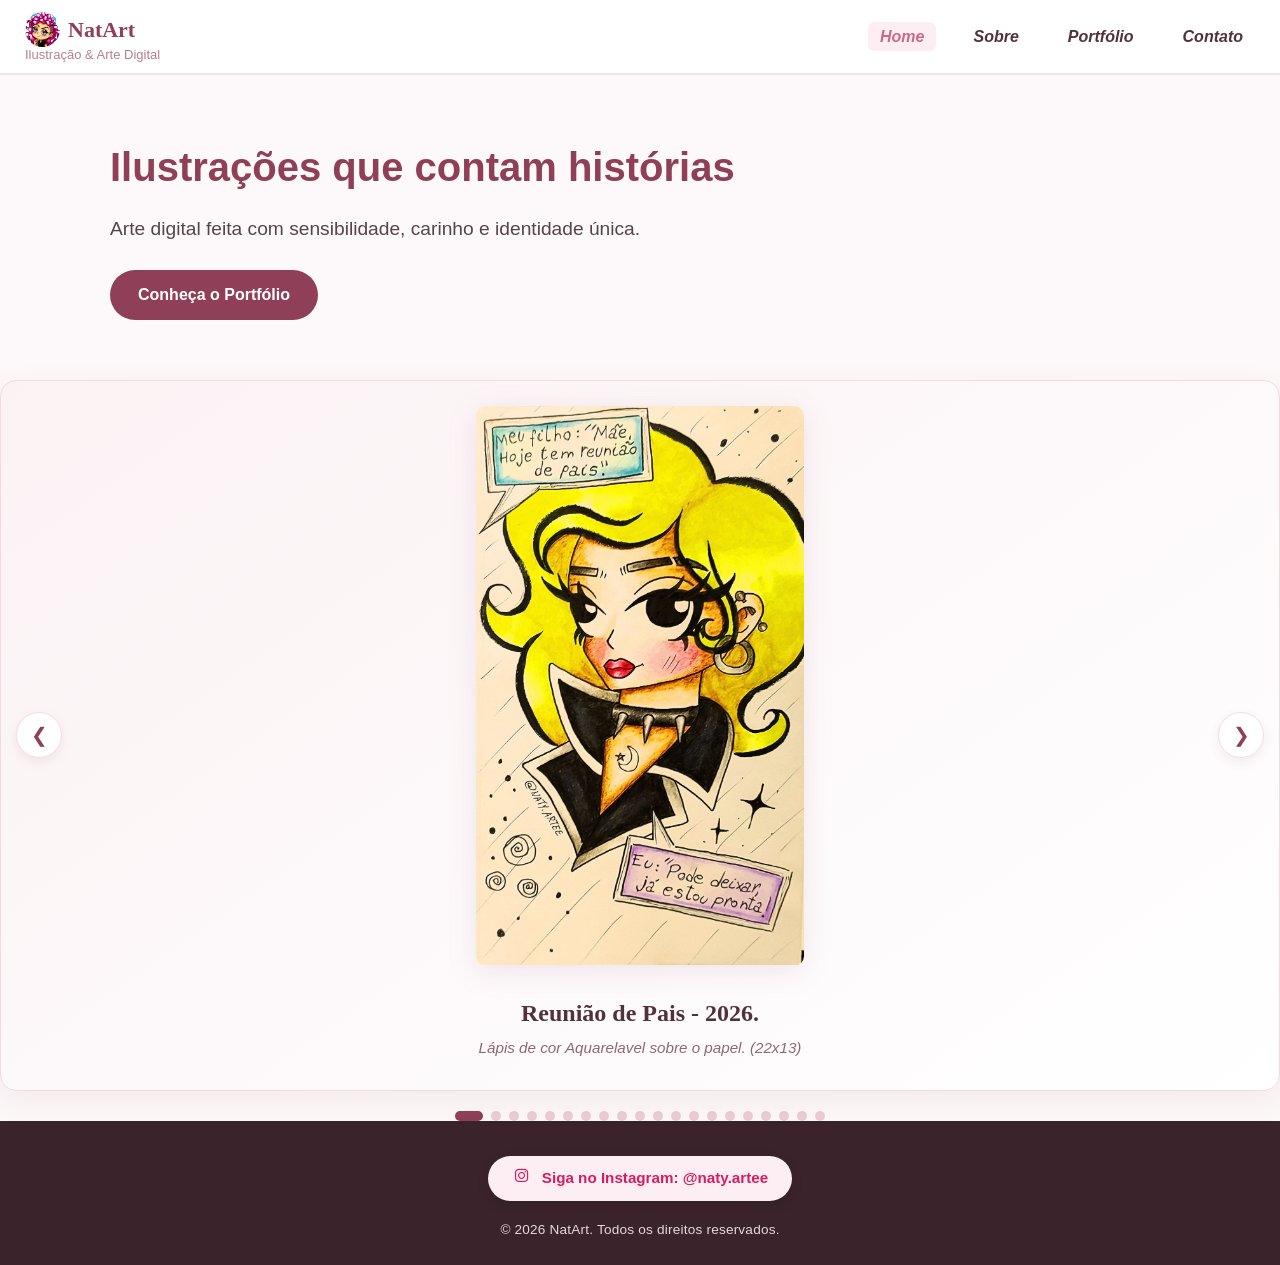
<file: index.html>
<!DOCTYPE html>
<html lang="pt-BR">
<head>
    <meta charset="UTF-8">
    <meta name="viewport" content="width=device-width, initial-scale=1.0">
    <title>NatArt | Ilustração & Arte Digital</title>

    <!-- Biblioteca de Ícones (Font Awesome CDN) -->
    <link rel="stylesheet" href="https://cdnjs.cloudflare.com/ajax/libs/font-awesome/6.5.1/css/all.min.css" integrity="sha512-DTOQO9RWCH3ppGqcWaEA1BIZOC6xxalwEsw9c2QQeAIftl+Vegovlnee1c9QX4TctnWMn13TZye+giMm8e2LwA==" crossorigin="anonymous" referrerpolicy="no-referrer" />

    <!-- Link para a folha de estilos na pasta css/ -->
    <link rel="stylesheet" href="css/style.css">
</head>
<body>

    <!-- CABEÇALHO & NAVEGAÇÃO -->
    <header class="header-principal">
        <div class="logo-container">
            <a href="index.html" class="logo">
                <img src="png/natart.ico" alt="Logo NatArt" class="logo-img">
                <span>NatArt</span>
            </a>
            <span class="logo-subtitle">Ilustração & Arte Digital</span>
        </div>

        <nav class="menu-navegacao">
            <ul>
                <li><a href="index.html" class="active">Home</a></li>
                <li><a href="sobre.html">Sobre</a></li>
                <li><a href="portifolio.html">Portfólio</a></li>
                <li><a href="contato.html">Contato</a></li>
            </ul>
        </nav>
    </header>

    <!-- CONTEÚDO PRINCIPAL (HERO) -->
    <main>
        <section class="hero-principal">
            <div class="hero-texto">
                <h1>Ilustrações que contam histórias</h1>
                <p>Arte digital feita com sensibilidade, carinho e identidade única.</p>
                <a href="portifolio.html" class="btn-cta">Conheça o Portfólio</a>
        </section>

        <!-- DESTAQUES DA GALERIA -->
			<!-- Container do Carrossel com ID para o JavaScript -->
			<div class="carousel-container" id="carousel">
					<button class="carousel-btn prev" id="btnPrev" aria-label="Imagem anterior">&#10094;</button>
					<button class="carousel-btn next" id="btnNext" aria-label="Próxima imagem">&#10095;</button>
	
                <!-- Trilho onde o JavaScript vai injetar as 21 artes -->
                <div class="carousel-track" id="carouselTrack"></div>
            </div>

            <!-- Indicadores (dots) injetados via JavaScript -->
            <div class="carousel-dots" id="carouselDots"></div>
     
    </main>

    <!-- RODAPÉ & INSTAGRAM -->
    <footer class="footer-principal">
        <a href="https://www.instagram.com/naty.artee" target="_blank" rel="noopener noreferrer" class="btn-instagram">
            <i class="fa-brands fa-instagram"></i>
            Siga no Instagram: @naty.artee
        </a>
        <p>&copy; 2026 NatArt. Todos os direitos reservados.</p>
    </footer>
	  <!-- SCRIPT DO CARROSSEL (Gera as 21 artes dinamicamente) -->
    <script src="js/galeria.js"></script>
</body>
</html>
</file>
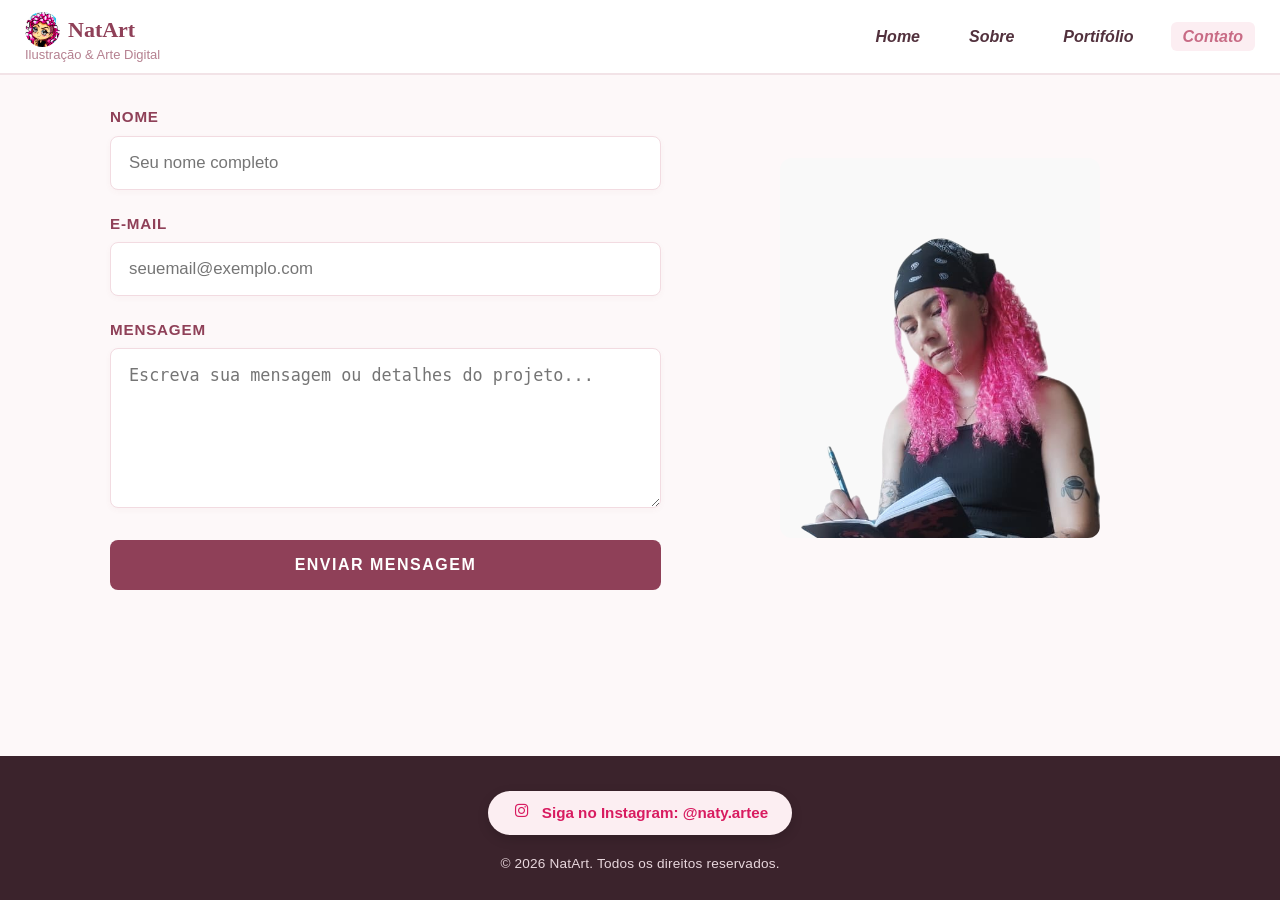
<file: contato.html>
<!DOCTYPE html>
<html lang="pt-BR">
<head>
    <meta charset="UTF-8">
    <meta name="viewport" content="width=device-width, initial-scale=1.0">
    <title>Contato | NatArt</title>

    <!-- Biblioteca de Ícones (Font Awesome CDN) -->
    <link rel="stylesheet" href="https://cdnjs.cloudflare.com/ajax/libs/font-awesome/6.5.1/css/all.min.css" integrity="sha512-DTOQO9RWCH3ppGqcWaEA1BIZOC6xxalwEsw9c2QQeAIftl+Vegovlnee1c9QX4TctnWMn13TZye+giMm8e2LwA==" crossorigin="anonymous" referrerpolicy="no-referrer" />

    <!-- Link para a folha de estilos na pasta css/ -->
    <link rel="stylesheet" href="css/style.css">
</head>
<body>

    <!-- CABEÇALHO & NAVEGAÇÃO -->
    <header class="header-principal">
        <div class="logo-container">
            <a href="index.html" class="logo">
                <img src="png/natart.ico" alt="Logo NatArt" class="logo-img">
                <span>NatArt</span>
            </a>
            <span class="logo-subtitle">Ilustração & Arte Digital</span>
        </div>

        <nav class="menu-navegacao">
            <ul>
                <li><a href="index.html">Home</a></li>
                <li><a href="sobre.html">Sobre</a></li>
                <li><a href="portifolio.html">Portifólio</a></li>
                <li><a href="contato.html" class="active">Contato</a></li>
            </ul>
        </nav>
    </header>

    <!-- CONTEÚDO PRINCIPAL (CONTATO) -->
    <main>
        <section class="contato-container">
            <form class="form-contato" action="#" method="POST">
                <div class="campo">
                    <label for="nome">Nome</label>
                    <input type="text" id="nome" name="nome" placeholder="Seu nome completo" required>
                </div>

                <div class="campo">
                    <label for="email">E-mail</label>
                    <input type="email" id="email" name="email" placeholder="seuemail@exemplo.com" required>
                </div>

                <div class="campo">
                    <label for="mensagem">Mensagem</label>
                    <textarea id="mensagem" name="mensagem" placeholder="Escreva sua mensagem ou detalhes do projeto..." required></textarea>
                </div>

                <button type="submit" class="btn-enviar">Enviar Mensagem</button>
            </form>

            <div class="contato-info">
                <img src="png/arte.png" alt="Ilustração de apoio contato">
            </div>
        </section>
    </main>

    <!-- RODAPÉ & INSTAGRAM -->
    <footer class="footer-principal">
        <a href="https://www.instagram.com/naty.artee" target="_blank" rel="noopener noreferrer" class="btn-instagram">
            <i class="fa-brands fa-instagram"></i>
            Siga no Instagram: @naty.artee
        </a>
        <p>&copy; 2026 NatArt. Todos os direitos reservados.</p>
    </footer>
</body>
</html>
</file>
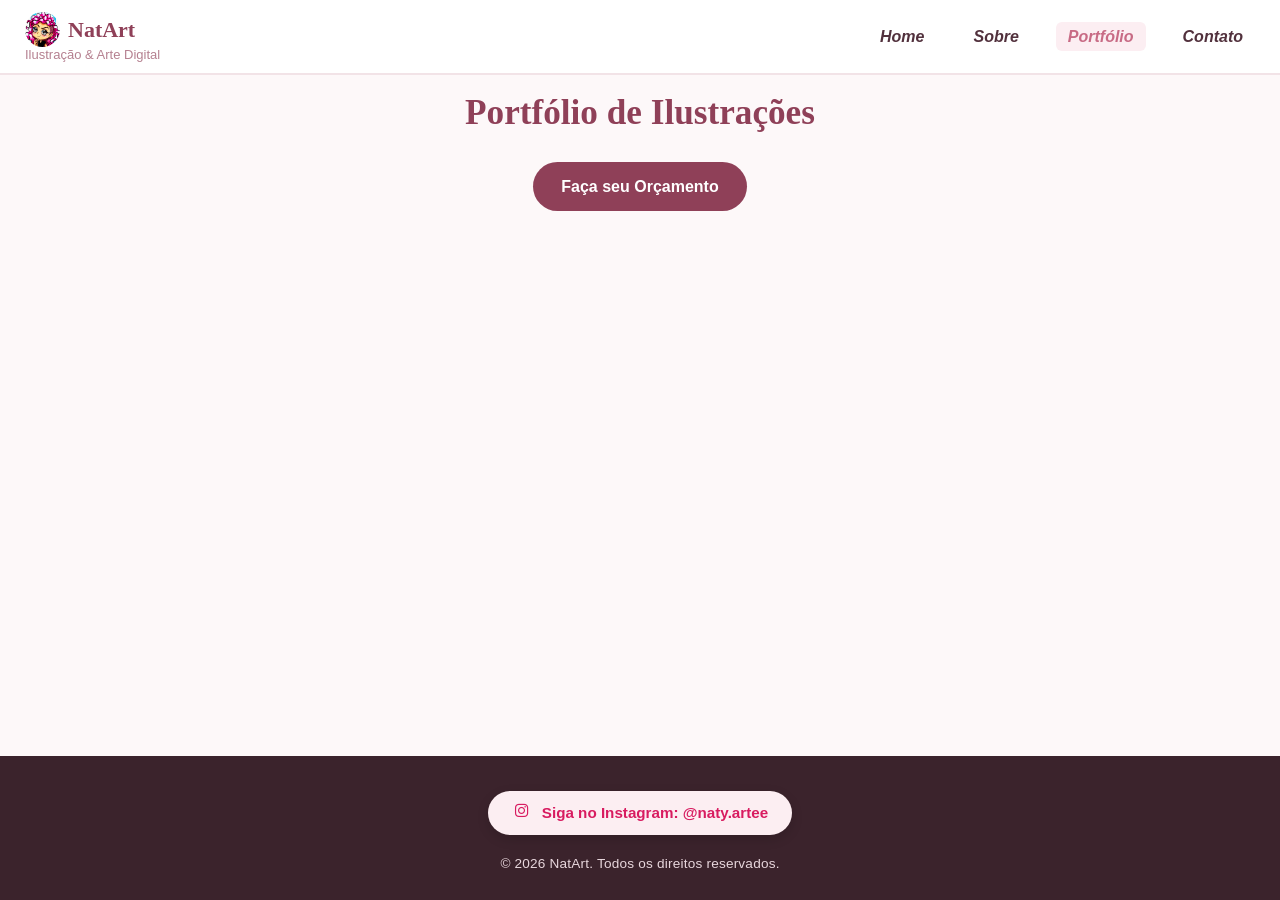
<file: portifolio.html>
<!DOCTYPE html>
<html lang="pt-BR">
<head>
    <meta charset="UTF-8">
    <meta name="viewport" content="width=device-width, initial-scale=1.0">
    <title>Galeria | NatArt</title>

    <!-- Biblioteca de Ícones (Font Awesome CDN) -->
    <link rel="stylesheet" href="https://cdnjs.cloudflare.com/ajax/libs/font-awesome/6.5.1/css/all.min.css" integrity="sha512-DTOQO9RWCH3ppGqcWaEA1BIZOC6xxalwEsw9c2QQeAIftl+Vegovlnee1c9QX4TctnWMn13TZye+giMm8e2LwA==" crossorigin="anonymous" referrerpolicy="no-referrer" />

    <!-- Link para a folha de estilos na pasta css/ -->
    <link rel="stylesheet" href="css/style.css">
</head>
<body>

    <!-- CABEÇALHO & NAVEGAÇÃO -->
    <header class="header-principal">
        <div class="logo-container">
            <a href="index.html" class="logo">
                <img src="png/natart.ico" alt="Logo NatArt" class="logo-img">
                <span>NatArt</span>
            </a>
            <span class="logo-subtitle">Ilustração & Arte Digital</span>
        </div>

        <nav class="menu-navegacao">
            <ul>
                <li><a href="index.html">Home</a></li>
                <li><a href="sobre.html">Sobre</a></li>
                <li><a href="portifolio.html" class="active">Portfólio</a></li>
                <li><a href="contato.html">Contato</a></li>
            </ul>
        </nav>
    </header>

    <!-- CONTEÚDO PRINCIPAL (GALERIA / CARROSSEL DINÂMICO) -->
    <main>
		 
        <section class="galeria-section">
            <h2>Portfólio de Ilustrações</h2>
			   <div class="hero-texto">
                <a href="contato.html" class="btn-cta">Faça seu Orçamento</a>
            </div>
           
        </section>
    </main>

    <!-- RODAPÉ & INSTAGRAM -->
    <footer class="footer-principal">
        <a href="https://www.instagram.com/naty.artee" target="_blank" rel="noopener noreferrer" class="btn-instagram">
            <i class="fa-brands fa-instagram"></i>
            Siga no Instagram: @naty.artee
        </a>
        <p>&copy; 2026 NatArt. Todos os direitos reservados.</p>
    </footer>
</body>
</html>
</file>
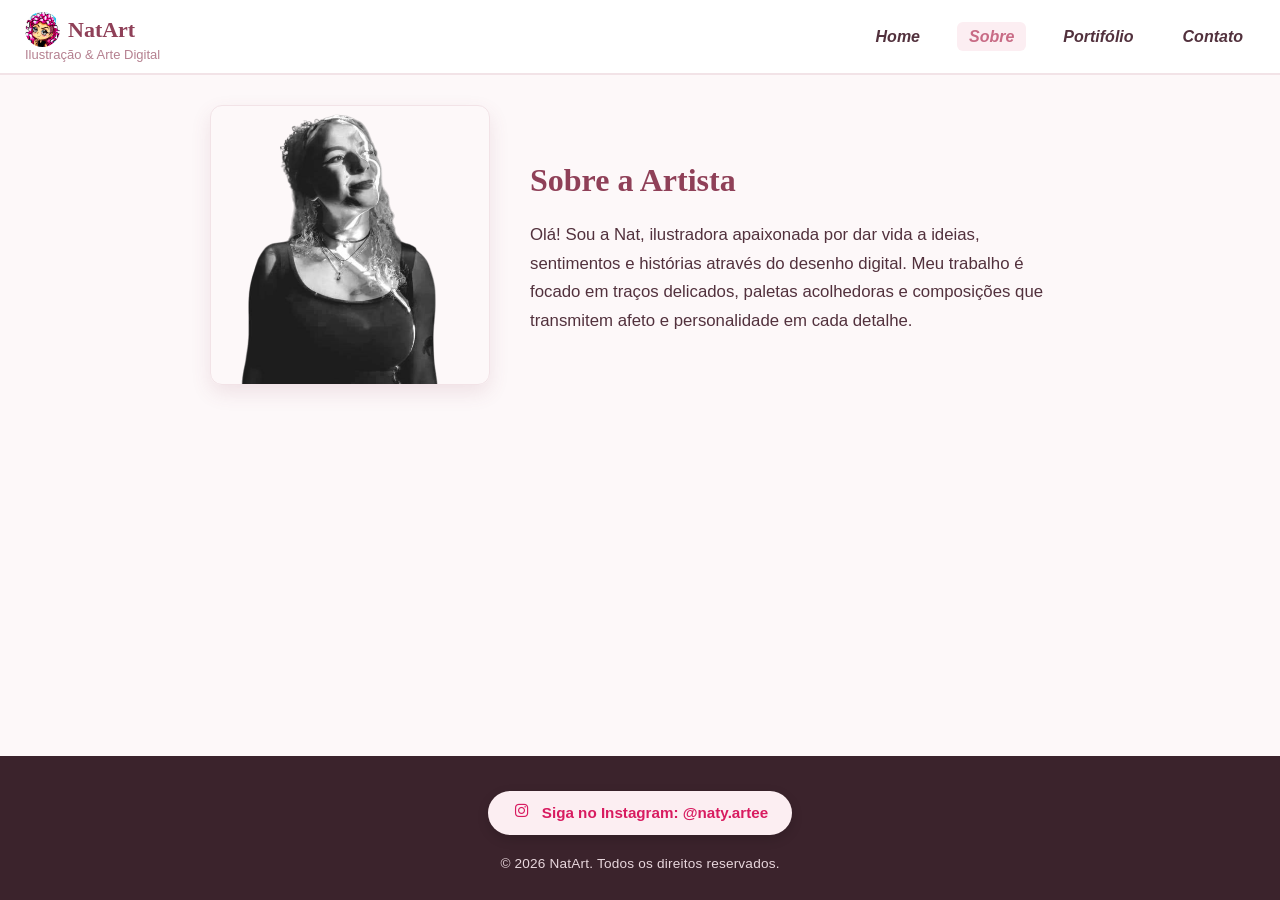
<file: sobre.html>
<!DOCTYPE html>
<html lang="pt-BR">
<head>
    <meta charset="UTF-8">
    <meta name="viewport" content="width=device-width, initial-scale=1.0">
    <title>Sobre | NatArt</title>

    <!-- Biblioteca de Ícones (Font Awesome CDN) -->
    <link rel="stylesheet" href="https://cdnjs.cloudflare.com/ajax/libs/font-awesome/6.5.1/css/all.min.css" integrity="sha512-DTOQO9RWCH3ppGqcWaEA1BIZOC6xxalwEsw9c2QQeAIftl+Vegovlnee1c9QX4TctnWMn13TZye+giMm8e2LwA==" crossorigin="anonymous" referrerpolicy="no-referrer" />

    <!-- Link para a folha de estilos na pasta css/ -->
    <link rel="stylesheet" href="css/style.css">
</head>
<body>

    <!-- CABEÇALHO & NAVEGAÇÃO -->
    <header class="header-principal">
        <div class="logo-container">
            <a href="index.html" class="logo">
                <img src="png/natart.ico" alt="Logo NatArt" class="logo-img">
                <span>NatArt</span>
            </a>
            <span class="logo-subtitle">Ilustração & Arte Digital</span>
        </div>

        <nav class="menu-navegacao">
            <ul>
                <li><a href="index.html">Home</a></li>
                <li><a href="sobre.html" class="active">Sobre</a></li>
                <li><a href="portifolio.html">Portifólio</a></li>
                <li><a href="contato.html">Contato</a></li>
            </ul>
        </nav>
    </header>

    <!-- CONTEÚDO PRINCIPAL (SOBRE) -->
    <main>
        <section class="sobre-container">
            <div class="sobre-foto">
                <img src="img/cunhada.png" alt="Retrato da artista Nat">
            </div>
            <div class="sobre-texto">
                <h2>Sobre a Artista</h2>
                <p>Olá! Sou a Nat, ilustradora apaixonada por dar vida a ideias, sentimentos e histórias através do desenho digital. Meu trabalho é focado em traços delicados, paletas acolhedoras e composições que transmitem afeto e personalidade em cada detalhe.</p>
            </div>
        </section>
    </main>

    <!-- RODAPÉ & INSTAGRAM -->
    <footer class="footer-principal">
        <a href="https://www.instagram.com/naty.artee" target="_blank" rel="noopener noreferrer" class="btn-instagram">
            <i class="fa-brands fa-instagram"></i>
            Siga no Instagram: @naty.artee
        </a>
        <p>&copy; 2026 NatArt. Todos os direitos reservados.</p>
    </footer>
</body>
</html>
</file>
<file: css/style.css>
/* ==========================================
   1. RESET & PALETA IDENTIDADE NATART
   ========================================== */

html {
    font-size: 16px;
    overflow-y: scroll;
}

* {
    margin: 0;
    padding: 0;
    box-sizing: border-box;
}

body {
    font-family: Arial, sans-serif;
    color: #2b2226;
    background-color: #fdf8f9; /* Fundo off-white levemente rosado */
    line-height: 1.6;
    display: flex;
    flex-direction: column;
    min-height: 100vh;
}

img,
picture,
video {
    max-width: 100%;
    height: auto;
    display: block;
}


/* ==========================================
   2. HOMEPAGE - HERO & DESTAQUES
   ========================================== */

/* Apresentação Principal (Hero Section) */
.hero-principal {
    display: flex;
    align-items: center;
    justify-content: space-between;
    padding: 60px 20px;
    max-width: 1100px;
    margin: 0 auto;
    gap: 40px;
    width: 100%;
}

.hero-texto {
    flex: 1;
}

.hero-texto h1 {
    font-size: 2.5rem;
    color: #8f4058; /* Tom vinho/rosa da marca */
    margin-bottom: 15px;
}

.hero-texto p {
    font-size: 1.2rem;
    margin-bottom: 25px;
    color: #55444c;
}

/* Retrato Principal da Nat */
.hero-imagem {
    flex: 1;
    display: flex;
    justify-content: center;
}

.hero-imagem .img-hero {
    max-width: 280px;
    width: 100%;
    height: 420px;
    object-fit: cover;
    object-position: top center;
    border-radius: 12px;
    box-shadow: 0 8px 20px rgba(143, 64, 88, 0.12);
    display: block;
    margin: 0 auto;
}

/* Botão de Ação na Homepage */
.btn-cta {
    display: inline-block;
    padding: 12px 28px;
    background-color: #8f4058;
    color: #ffffff;
    text-decoration: none;
    font-weight: bold;
    border-radius: 25px;
    transition: background 0.3s ease, transform 0.2s ease;
}

.btn-cta:hover {
    background-color: #703043;
    transform: translateY(-2px);
}

/* Área para as 3 fotos em destaque */
.destaques-secao {
    padding: 40px 20px;
    max-width: 1100px;
    margin: 0 auto;
    width: 100%;
    text-align: center;
}

.destaques-secao h2 {
    color: #8f4058;
    margin-bottom: 30px;
    font-size: 1.8rem;
    font-family: 'Times New Roman', serif;
}

.grid-container {
    display: grid;
    grid-template-columns: repeat(auto-fit, minmax(280px, 1fr));
    gap: 25px;
}

.grid-item img {
    width: 100%;
    height: 340px;
    object-fit: cover;
    border-radius: 12px;
    box-shadow: 0 4px 15px rgba(0, 0, 0, 0.08);
    transition: transform 0.3s ease;
}

.grid-item img:hover {
    transform: translateY(-5px);
}


/* ==========================================
   3. CABEÇALHO & LOGO
   ========================================== */

.header,
.header-principal {
    width: 100%;
    min-height: 65px;
    display: flex;
    justify-content: space-between;
    align-items: center;
    padding: 12px 25px;
    background-color: #ffffff;
    color: #2b2226;
    border-bottom: 2px solid #f2e3e7;
    position: sticky;
    top: 0;
    z-index: 1000;
}

.logo-container {
    display: flex;
    flex-direction: column;
    align-items: flex-start;
    flex-shrink: 0;
}

.logo-header,
.logo {
    display: flex;
    align-items: center;
    gap: 8px;
    text-decoration: none;
    font-family: 'Times New Roman', serif;
    font-size: 22px;
    font-weight: bold;
    color: #8f4058;
}

.logo-img {
    width: 35px;
    height: 35px;
    flex-shrink: 0;
    border-radius: 50%;
    object-fit: cover;
}

.logo-subtitle {
    display: block;
    margin-top: 1px;
    font-size: 13px;
    line-height: 1;
    color: #b58090;
    white-space: nowrap;
}


/* ==========================================
   4. MENU DE NAVEGAÇÃO
   ========================================== */

.nav-menu,
.menu-navegacao ul {
    display: flex;
    align-items: center;
    list-style: none;
    gap: 25px;
    margin: 0;
    padding: 0;
}

.nav-menu a,
.menu-navegacao a {
    font-size: 16px;
    font-weight: bold;
    color: #52313d;
    text-decoration: none;
    white-space: nowrap;
    transition: all 0.3s ease;
    font-style: italic;
    padding: 6px 12px;
    border-radius: 6px;
}

.nav-menu a:hover,
.nav-menu a.active,
.menu-navegacao a:hover,
.menu-navegacao a.active {
    color: #c86b85;
    background-color: #fceef2;
}


/* ==========================================
   5. SEÇÃO SOBRE (FOTO & TEXTO ANIMADO)
   ========================================== */

.sobre-container {
    display: flex;
    flex-direction: row;
    align-items: center;
    justify-content: center;
    gap: 40px;
    max-width: 900px;
    margin: 30px auto;
    padding: 0 20px;
}

.sobre-foto {
    flex: 0 0 280px;
    max-width: 280px;
    position: relative;
    z-index: 2;
}

.sobre-foto img {
    width: 100%;
    height: auto;
    border-radius: 12px;
    border: 1px solid #f2e3e7;
    box-shadow: 0 8px 20px rgba(143, 64, 88, 0.12);
    object-fit: cover;
}

.sobre-texto {
    flex: 1;
    display: flex;
    flex-direction: column;
    align-items: flex-start;
    text-align: left;
    position: relative;
    z-index: 1;
    animation: surgirDeTras 1.2s cubic-bezier(0.25, 1, 0.5, 1) forwards;
}

.sobre-texto h2 {
    font-size: 2rem;
    color: #8f4058;
    margin-bottom: 15px;
    font-family: 'Times New Roman', serif;
}

.sobre-texto p {
    font-size: 1.05rem;
    line-height: 1.7;
    color: #52313d;
}

@keyframes surgirDeTras {
    0% {
        opacity: 0;
        transform: translateX(-80px) scale(0.95);
    }
    100% {
        opacity: 1;
        transform: translateX(0) scale(1);
    }
}


/* ==========================================
   6. CARROSSEL PREMIUM
   ========================================== */

.galeria-section {
    width: 100%;
    max-width: 950px;
    margin: 10px auto 30px auto;
    padding: 0 15px;
    box-sizing: border-box;
    text-align: center;
}

.galeria-section h2 {
    font-size: 2.2rem;
    color: #8f4058;
    margin-bottom: 20px;
    font-family: 'Times New Roman', serif;
}

.carousel-container {
    position: relative;
    width: 100%;
    margin: 0 auto;
    overflow: hidden;
    border-radius: 16px;
    background: linear-gradient(145deg, #fbf2f4, #ffffff);
    box-shadow: 0 10px 30px rgba(143, 64, 88, 0.08);
    border: 1px solid #f2dbe1;
    transition: box-shadow 0.3s ease;
}

.carousel-container:hover {
    box-shadow: 0 15px 40px rgba(143, 64, 88, 0.15);
}

.carousel-track {
    display: flex;
    transition: transform 0.45s cubic-bezier(0.25, 1, 0.5, 1);
    width: 100%;
}

.carousel-slide {
    min-width: 100%;
    box-sizing: border-box;
    padding: 25px 20px 20px 20px;
    display: flex;
    flex-direction: column;
    align-items: center;
    justify-content: center;
}

.carousel-slide img {	
    max-width: 100%;
    max-height: 560px;
    object-fit: contain;
    border-radius: 10px;
    filter: drop-shadow(0 6px 14px rgba(143, 64, 88, 0.12));
}

.slide-caption {
    margin-top: 18px;
    padding: 10px 15px;
	text-align: center;
}

.slide-caption h3 {
    margin: 0 0 4px 0;
    font-family: 'Times New Roman', serif;
    font-size: 1.5rem;
    color: #52313d;
    font-weight: 700;
}

.slide-caption p {
    margin: 0;
    font-size: 0.95rem;
    color: #8f6875;
    font-style: italic;
}

.carousel-btn {
    position: absolute;
    top: 50%;
    transform: translateY(-50%);
    background: rgba(255, 255, 255, 0.85);
    color: #8f4058;
    border: 1px solid #f2dbe1;
    width: 46px;
    height: 46px;
    border-radius: 50%;
    cursor: pointer;
    font-size: 20px;
    display: flex;
    align-items: center;
    justify-content: center;
    z-index: 10;
    backdrop-filter: blur(6px);
    box-shadow: 0 4px 12px rgba(143, 64, 88, 0.1);
    transition: all 0.25s ease;
}

.carousel-btn:hover {
    background: #8f4058;
    color: #ffffff;
    transform: translateY(-50%) scale(1.1);
}

.carousel-btn.prev { left: 15px; }
.carousel-btn.next { right: 15px; }

.carousel-dots {
    display: flex;
    justify-content: center;
    align-items: center;
    gap: 8px;
    margin-top: 20px;
}

.dot {
    width: 10px;
    height: 10px;
    border-radius: 20px;
    background-color: #ebccd4;
    cursor: pointer;
    transition: all 0.3s cubic-bezier(0.4, 0, 0.2, 1);
}

.dot.active {
    width: 28px;
    background-color: #8f4058;
}


/* ==========================================
   7. CONTATO
   ========================================== */

.contato-container {
    display: flex;
    flex-direction: row;
    align-items: center;
    justify-content: space-between;
    gap: 50px;
    width: 100%;
    max-width: 1100px;
    margin: 30px auto;
    padding: 0 20px;
}

.form-contato {
    flex: 1.2;
    width: 100%;
    display: flex;
    flex-direction: column;
    gap: 22px;
}

.campo {
    display: flex;
    flex-direction: column;
    gap: 6px;
}

.campo label {
    font-size: 0.95rem;
    font-weight: bold;
    color: #8f4058;
    text-transform: uppercase;
    letter-spacing: 0.8px;
}

.campo input,
.campo textarea {
    width: 100%;
    padding: 16px 18px;
    font-size: 1.05rem;
    color: #2b2226;
    background-color: #ffffff;
    border: 1.5px solid #f2dbe1;
    border-radius: 8px;
    outline: none;
    transition: all 0.25s ease;
    box-shadow: 0 2px 6px rgba(143, 64, 88, 0.04);
}

.campo textarea {
    min-height: 160px;
    resize: vertical;
}

.campo input:focus,
.campo textarea:focus {
    border-color: #8f4058;
    box-shadow: 0 0 0 4px rgba(143, 64, 88, 0.12);
}

.btn-enviar {
    padding: 16px 32px;
    background-color: #8f4058;
    color: #ffffff;
    border: none;
    border-radius: 8px;
    font-size: 1rem;
    font-weight: bold;
    letter-spacing: 1.5px;
    text-transform: uppercase;
    cursor: pointer;
    transition: background-color 0.3s ease, transform 0.2s ease;
    margin-top: 10px;
}

.btn-enviar:hover {
    background-color: #c86b85;
    transform: translateY(-2px);
}

.contato-info {
    flex: 1;
    width: 100%;
    display: flex;
    justify-content: center;
    align-items: center;
}

.contato-info img {
    max-width: 320px;
    width: 100%;
    height: 380px;
    object-fit: cover;
    object-position: center 13%;
    border-radius: 12px;
    filter: brightness(1.05) contrast(0.95);
}


/* ==========================================
   8. RODAPÉ & INSTAGRAM
   ========================================== */

footer,
.footer,
.footer-principal {
    width: 100%;
    margin-top: auto;
    padding: 35px 20px 25px 20px;
    text-align: center;
    background-color: #3b232c;
    color: #ffffff;
    display: flex;
    flex-direction: column;
    align-items: center;
    gap: 18px;
}

/* Botão Siga no Instagram */
.btn-instagram {
    display: inline-flex;
    align-items: center;
    justify-content: center;
    gap: 10px;
    background-color: #fceef2;
    color: #d81b60;
    padding: 10px 24px;
    border-radius: 25px;
    text-decoration: none;
    font-weight: bold;
    font-size: 0.95rem;
    transition: all 0.3s ease;
    box-shadow: 0 4px 12px rgba(0, 0, 0, 0.15);
}

.btn-instagram:hover {
    background-color: #ffffff;
    transform: translateY(-2px);
    box-shadow: 0 6px 16px rgba(0, 0, 0, 0.2);
}

.btn-instagram svg,
.btn-instagram i {
    width: 20px;
    height: 20px;
    fill: currentColor;
}

/* Texto de Direitos Autoriais */
footer p,
.footer p,
.footer-principal p {
    margin: 0;
    font-size: 0.85rem;
    color: #e8d7dd;
    letter-spacing: 0.2px;
}


/* ==========================================
   9. RESPONSIVIDADE (DISPOSITIVOS MÓVEIS)
   ========================================== */

@media (max-width: 768px) {
    .header,
    .header-principal {
        flex-direction: column;
        gap: 12px;
        padding: 12px 15px;
    }

    .logo-subtitle {
        display: none;
    }

    .nav-menu,
    .menu-navegacao ul {
        gap: 12px;
    }

    .nav-menu a,
    .menu-navegacao a {
        font-size: 14px;
    }

    .hero-principal {
        flex-direction: column-reverse;
        text-align: center;
        padding: 30px 20px;
    }

    .sobre-container {
        flex-direction: column;
        text-align: center;
        gap: 20px;
    }

    .sobre-foto {
        max-width: 220px;
    }

    .sobre-texto {
        align-items: center;
        text-align: center;
    }

    .carousel-slide img {
        max-height: 400px;
    }

    .carousel-btn {
        width: 38px;
        height: 38px;
        font-size: 16px;
    }

    .contato-container {
        flex-direction: column;
        gap: 35px;
    }
}
</file>
